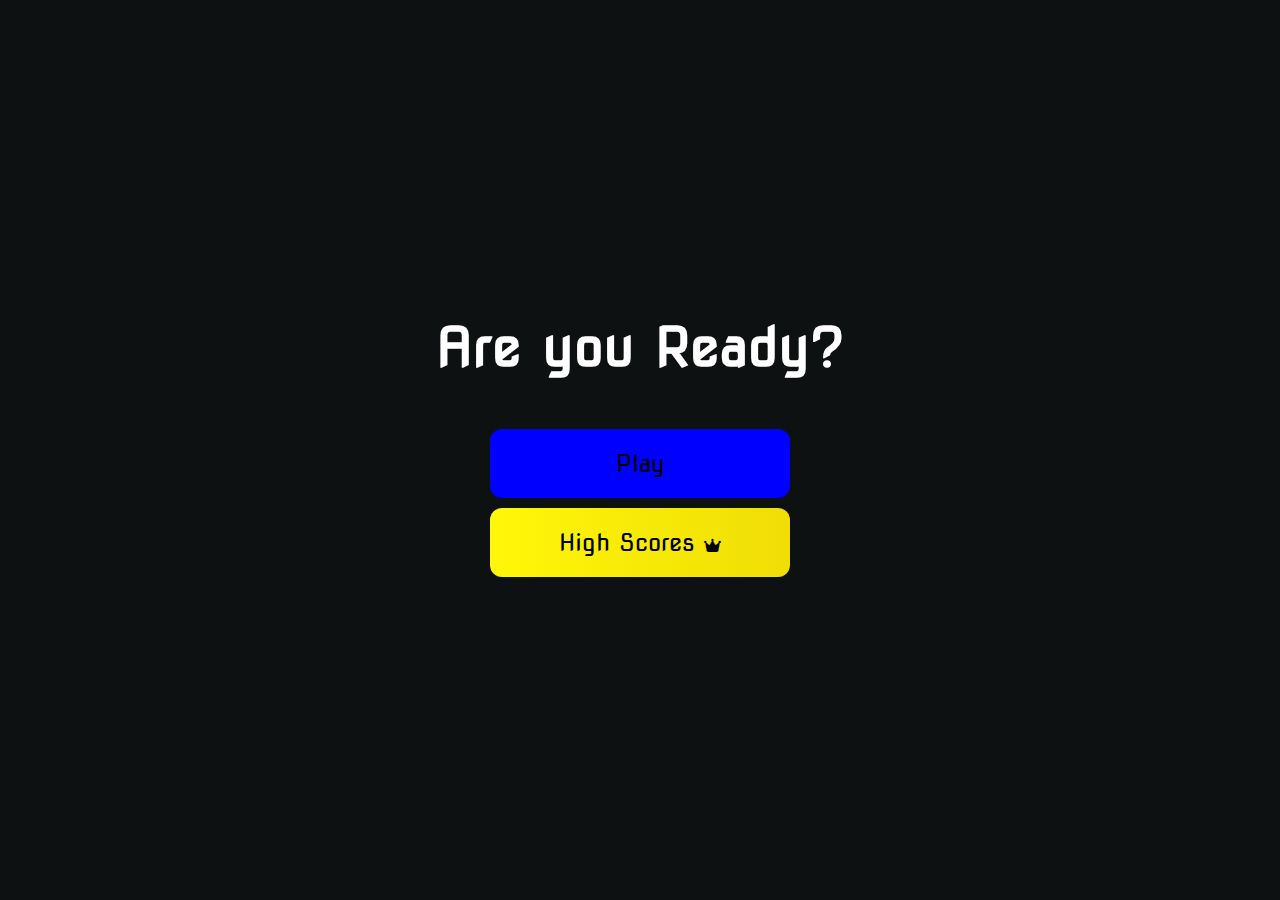
<file: index.html>
<!DOCTYPE html>
<html lang="en">
<head>
    <meta charset="UTF-8">
    <meta name="viewport" content="width=device-width, initial-scale=1.0">
    <link rel="stylesheet" href="style.css">
    <link
    rel="stylesheet"
    href="https://cdnjs.cloudflare.com/ajax/libs/font-awesome/6.4.0/css/all.min.css"/>
    <title>Home Page</title>
</head>
<body>
    <div class="container"> 
        <div id="home" class="flex-column flex-center">
            <h1>Are you Ready?</h1>
            <a href="./game.html" class="btn">Play</a>
            <a href="./highscore.html" class="btn" id="highscoreBtn">High Scores 
            <i class="fas fa-crown"></i></a>
        </div>
    </div>
</body>
</html>
</file>
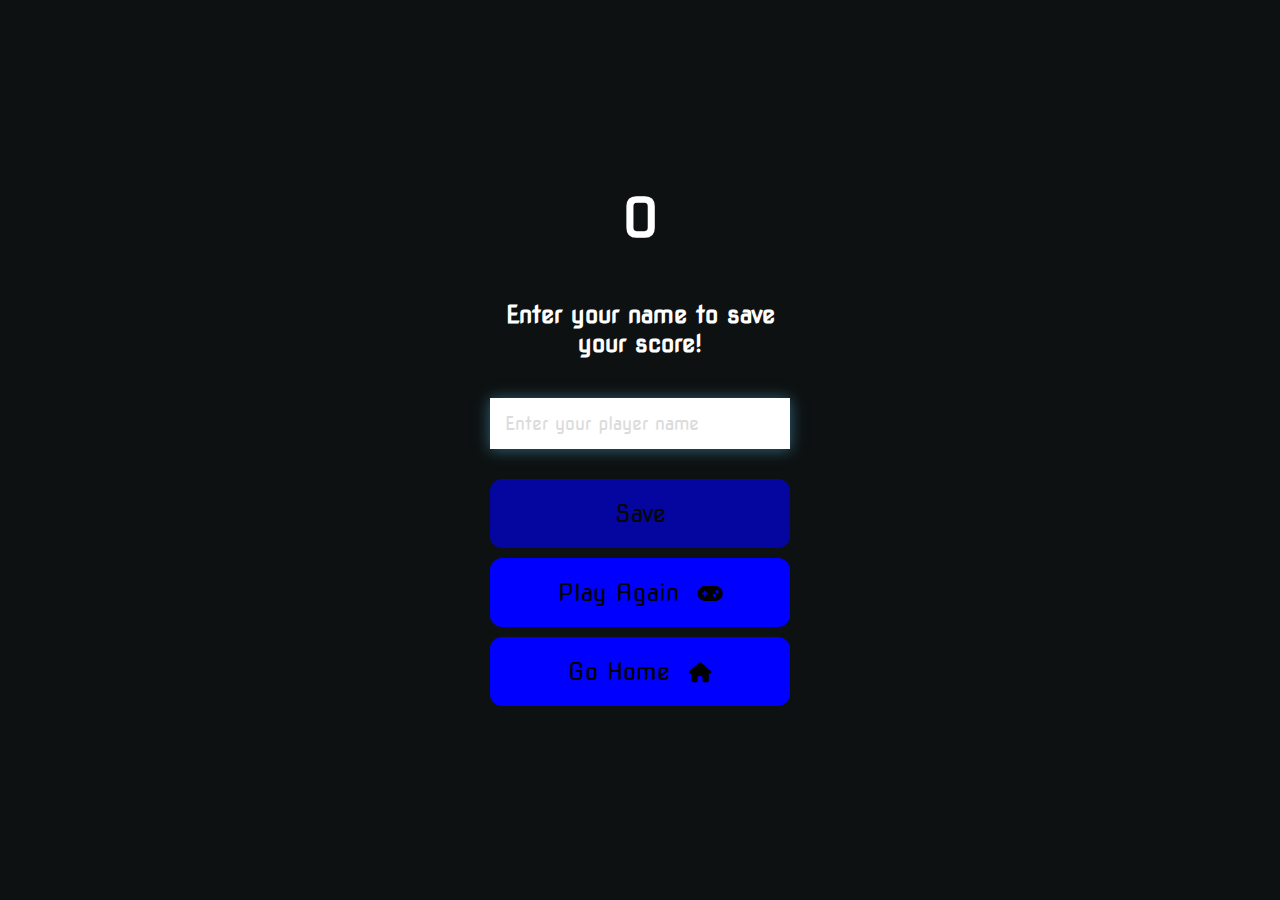
<file: end.html>
<!DOCTYPE html>
<html lang="en">
<head>
    <meta charset="UTF-8">
    <meta name="viewport" content="width=device-width, initial-scale=1.0">
    <title>Score Page</title>
    <link rel="stylesheet" href="style.css">
    <link rel="stylesheet" href="https://cdnjs.cloudflare.com/ajax/libs/font-awesome/6.4.0/css/all.min.css"/>
</head>
<body>
    <div class="container">
        <div id="end" class="flex-center flex-column">
            <h1 id="finalScore">0</h1>
            <form class="end-form-container">
                <h2 id="endText">Enter your name to save your score!</h2>
                <input type="text" name="name" id="username" placeholder="Enter your player name">
                <button class="btn" id="saveScoreBtn" type="submit" disabled>Save</button>
            </form>
            <a href="./game.html" class="btn">Play Again <i class="fas fa-gamepad"></i></a>
            <a href="./index.html" class="btn">Go Home <i class="fas fa-home"></i></a>
        </div>
    </div>
    <script src="./end.js"></script>
</body>
</html>
</file>
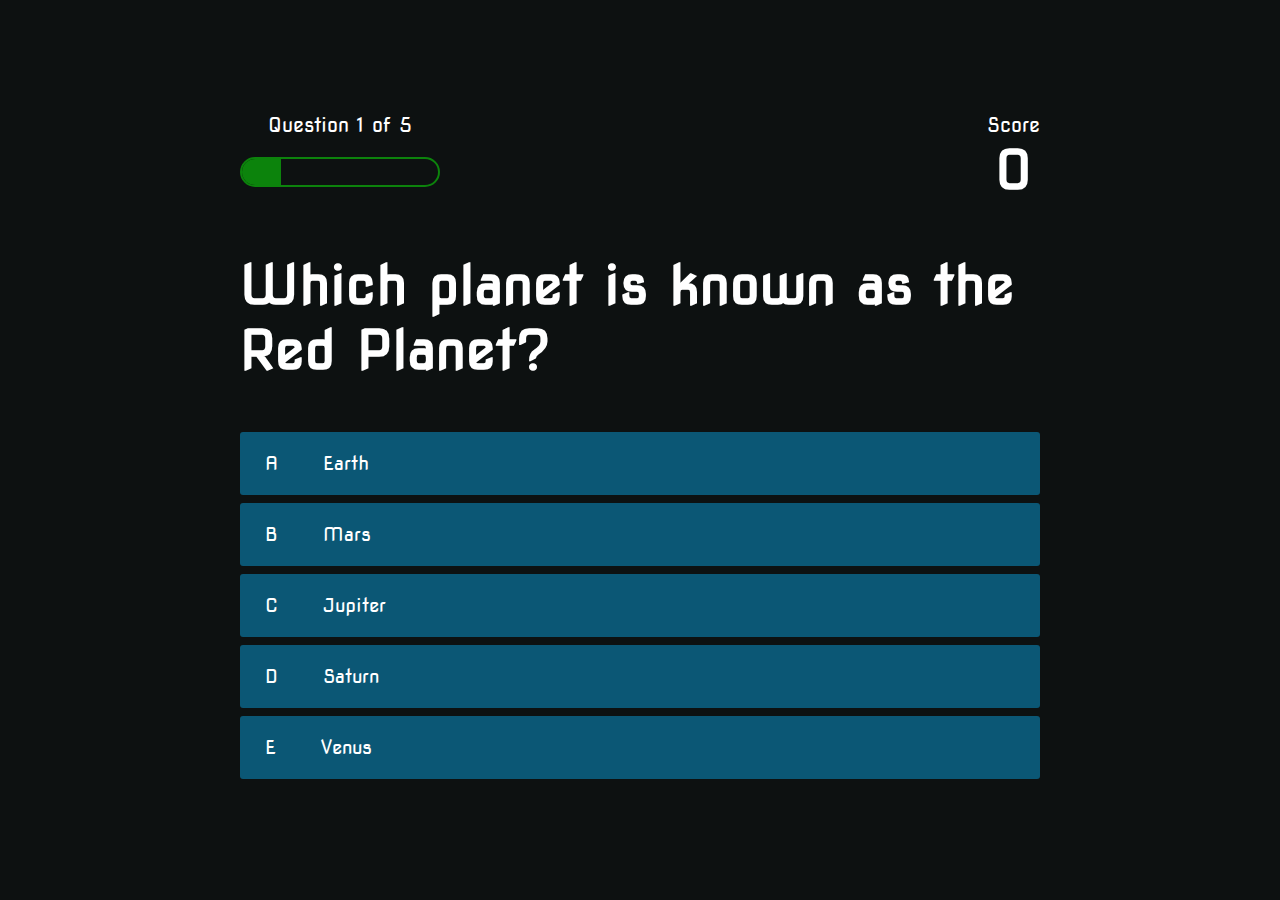
<file: game.html>
<!DOCTYPE html>
<html lang="en">
  <head>
    <meta charset="UTF-8" />
    <meta name="viewport" content="width=device-width, initial-scale=1.0" />
    <title>Quiz Page</title>
    <link rel="stylesheet" href="style.css" />
    <link rel="stylesheet" href="game.css" />
  </head>
  <body>
    <div class="container">
      <div id="game" class="justify-center flex-column">
        <div id="headDisplay">
          <div class="headDisplay-item">
            <p id="progressText" class="headDisplay-Prefix">Question</p>
            <div id="progressBar">
              <div id="progressBarFull"></div>
            </div>
          </div>
          <div class="headDisplay-item">
            <p class="headDisplay-Prefix">Score</p>
            <h1 class="headDisplay-main-text" id="score">0</h1>
          </div>
        </div>
        <h1 id="question">
          Lorem ipsum dolor, sit amet consectetur adipisicing elit. Odit, vero.
        </h1>
        <div class="choiceContainer">
          <p class="choicePrefix">A</p>
          <p class="choiceText" data-number="1">Choice</p>
        </div>
        <div class="choiceContainer">
          <p class="choicePrefix">B</p>
          <p class="choiceText" data-number="2">Choice</p>
        </div>
        <div class="choiceContainer">
          <p class="choicePrefix">C</p>
          <p class="choiceText" data-number="3">Choice</p>
        </div>
        <div class="choiceContainer">
          <p class="choicePrefix">D</p>
          <p class="choiceText" data-number="4">Choice</p>
        </div>
        <div class="choiceContainer">
          <p class="choicePrefix">E</p>
          <p class="choiceText" data-number="5">Choice</p>
        </div>
      </div>
    </div>

    <script src="./game.js"></script>
  </body>
</html>
</file>
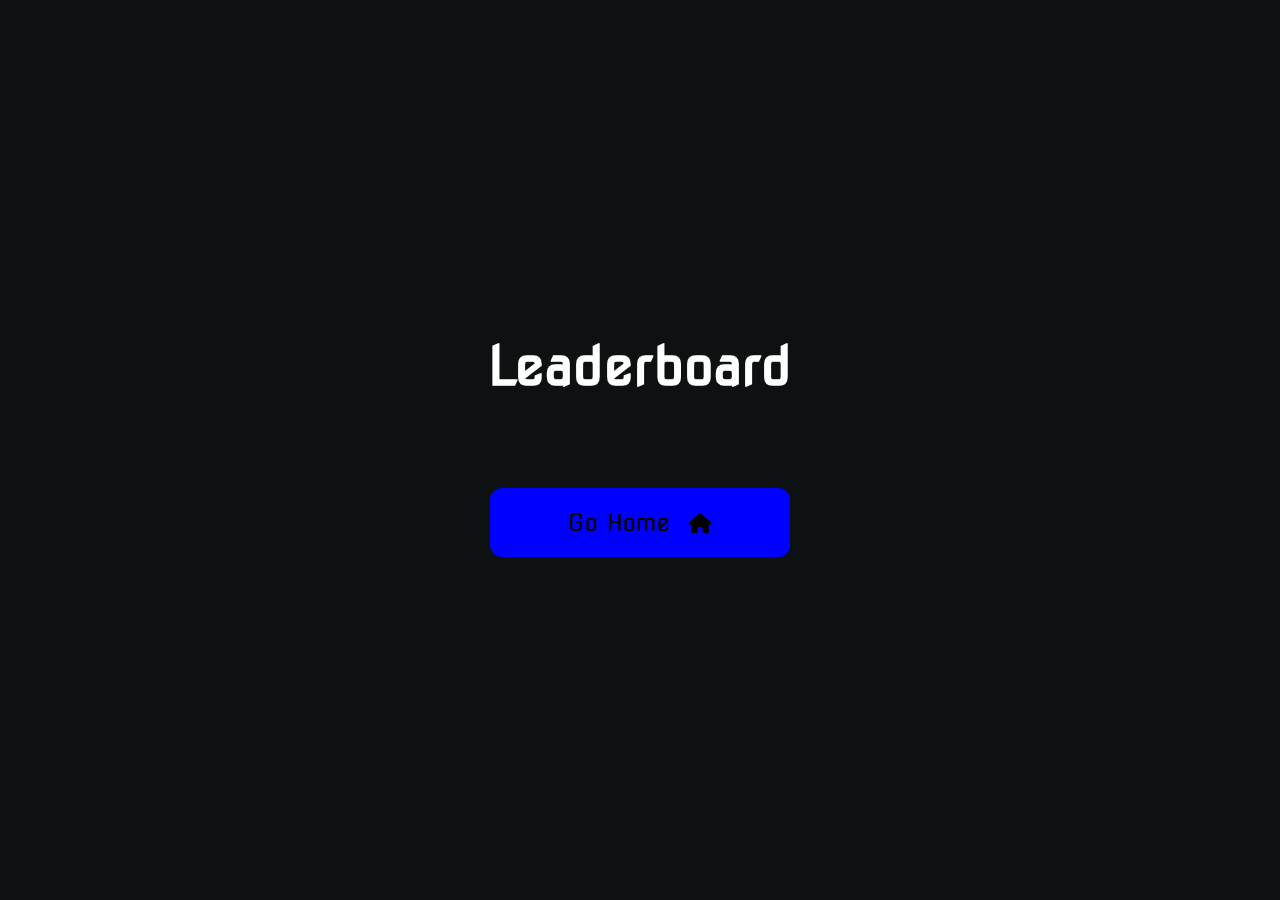
<file: highscore.html>
<!DOCTYPE html>
<html lang="en">
<head>
    <meta charset="UTF-8">
    <meta name="viewport" content="width=device-width, initial-scale=1.0">
    <title>Document</title>
    <link rel="stylesheet" href="highscore.css">
    <link rel="stylesheet" href="style.css">
    <link
    rel="stylesheet"
    href="https://cdnjs.cloudflare.com/ajax/libs/font-awesome/6.4.0/css/all.min.css"/>

</head>
<body>
    <div class="container">
        <div id="highScores" class="flex-center flex-column">
            <h1 id="finalScore">Leaderboard</h1>
            <ul id="highScoreList"></ul>
            <a href="./index.html" class="btn">Go Home <i class="fas fa-home"></i></a>
        </div>
    </div>
    <script src="./highscore.js"></script>
</body>
</html>
</file>
<file: style.css>
@import url('https://fonts.googleapis.com/css2?family=Nova+Square&display=swap');

:root{
    background-color: #0d1111;
}

*{
    box-sizing: border-box;
    margin: 0;
    padding: 0;
    font-family: "Nova Square", cursive;
    font-size:62.5%;
}

h1{
    font-size: 5.4rem;
    color: white;
    margin-bottom: 5rem;
}

 h2{
    font-size: 4.2rem;
    margin-bottom: 4rem;
} 

.container{
    width: 100vw;
    height: 100vh;
    display: flex;
    justify-content: center;
    align-items: center;
    max-width: 80rem;
    margin: 0 auto;
    padding: 2rem;

}

.flex-column {
    display: flex;
    flex-direction: column;
}

.flex-center {
    justify-content: center;
    align-items: center;
}

.justify-center {
    justify-content: center;
}

.text-center {
    text-align: center;
}

.hidden {
    display: none;
}

.btn{
    font-size: 2.4rem;
    padding: 2rem 0;
    width: 30rem;
    text-align: center;
    margin-bottom: 1rem;
    text-decoration: none;
    color: #000;
    background-color: blue;
    border-radius: 1.2rem;
    transition: all .2s ease-in-out;
}

.btn:hover{
    box-shadow: 0 0.4rem 1.4rem 0 rgba(8, 114, 244, 0.6);
    transition: transform .2s;
    transform: scale(1.03);
}

.btn[disabled]  :hover{
    cursor:not-allowed;
    box-shadow: none;
    transform: none;
}

#highscoreBtn{
    background: linear-gradient(90deg, rgb(255,247,9) 0%, rgb(240,221,6) 100%)
}

#highscoreBtn:hover{
    box-shadow: 0 0.4rem 1.4rem 0 rgba(255,255,0,0.5);
}

/* End page */

.end-form-container{
    width: 100%;
    display: flex;
    flex-direction: column;
    align-items: center;
    max-width: 30rem;

}

input{
    margin-bottom: 1rem;
    width: 20rem;
    padding: 1.5rem;
    font-size: 1.8rem;
    border: none;
    box-shadow: 0 0.1rem 1.4rem 0 rgba(86, 185, 235, 0.5);
}

input::placeholder{
    color: gainsboro;
}

#username {
    margin-bottom: 3rem;
    width: 100%;
    outline: none;
}

#endText{
    font-size: 2.4rem;
    color: white;
    text-align: center;
}

#saveScoreBtn{
    border: none;
}

.fa-home, .fa-gamepad{
    margin-left: 1rem;
    font-size: 2rem;
}
#saveScoreBtn:disabled {
    cursor: not-allowed;
    opacity: 0.6; 
    box-shadow: none;
    transform: none;
}
</file>
<file: game.css>
body{
    color: white;
}
.choiceContainer{
    display: flex;
    margin-bottom: 0.8rem;
    width: 100%;
    border-radius: 3px;
    background-color: rgb(11, 87, 117);
    font-size: 3rem;
    min-width: 80rem;
    transition: all .2s;
}

.choiceContainer:hover{
    cursor: pointer;
    box-shadow: 0 0.4rem 1.2rem 0 rgba(6, 103, 247, 0.5);
    transition: transform .2s;
    transform: scale(1.02);
}

.choicePrefix{
    padding: 2rem 2.5rem;
    color: white;
}

.choiceText{
    padding: 2rem;
    width: 100%;
}

.correct{
    background-color: rgb(17, 88, 17);
}
.incorrect{
    background-color: red;
}

#headDisplay{
    display: flex;
    justify-content: space-between;
}
.headDisplay-Prefix{
    text-align: center;
    font-size: 2rem;
}

.headDisplay-main-text{
    text-align: center;
}

#progressBar{
    width: 20rem;
    height: 3rem;
    border: 0.2rem solid  rgb(12, 131, 12);
    border-radius: 2rem;
    margin-top: 2rem;
    overflow: hidden;
}

#progressBarFull{
    height: 100%;
    background-color:rgb(12, 131, 12);
    width: 0%;

}
</file>
<file: highscore.css>
body{
    color: white;
}

#highScoreList{
    list-style: none;
    margin-bottom: 4rem;

}

.high-score{
    font-size: 2.8rem;
    margin-bottom: 0.5rem;
}
</file>
